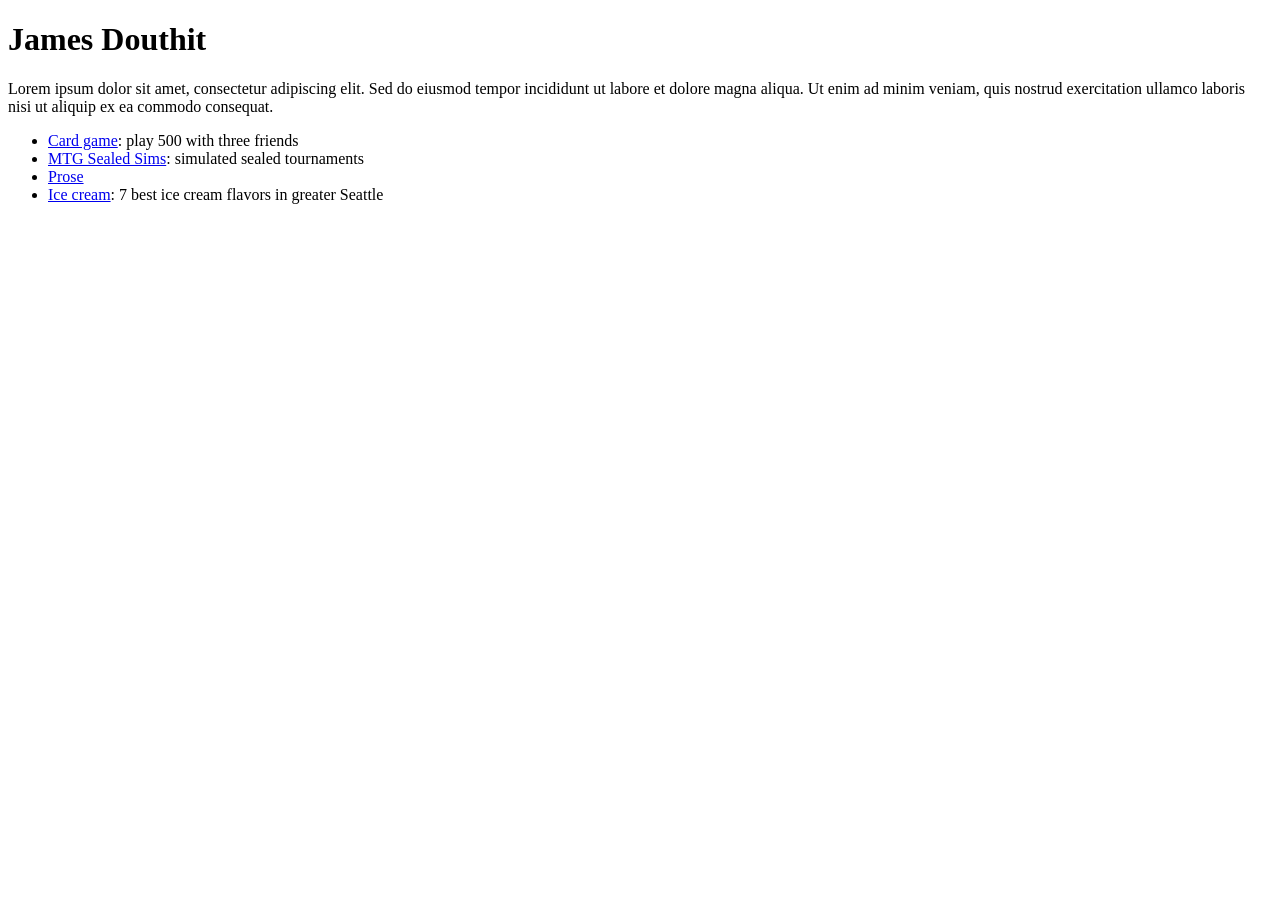
<file: index.html>
<!doctype html>
<html lang="en">
<head>
  <meta charset="utf-8">
  <meta name="viewport" content="width=device-width, initial-scale=1">
  <title>James Douthit</title>
</head>
<body>
  <h1>James Douthit</h1>
  <p>Lorem ipsum dolor sit amet, consectetur adipiscing elit. Sed do eiusmod tempor incididunt ut labore et dolore magna aliqua. Ut enim ad minim veniam, quis nostrud exercitation ullamco laboris nisi ut aliquip ex ea commodo consequat.</p>
  <ul>
    <li><a href="/500cardgame/">Card game</a>: play 500 with three friends</li>
    <li><a href="/mtg/">MTG Sealed Sims</a>: simulated sealed tournaments</li>
    <li><a href="/prose/">Prose</a></li>
    <li><a href="/icecream/">Ice cream</a>: 7 best ice cream flavors in greater Seattle</li>
  </ul>
</body>
</html>
</file>
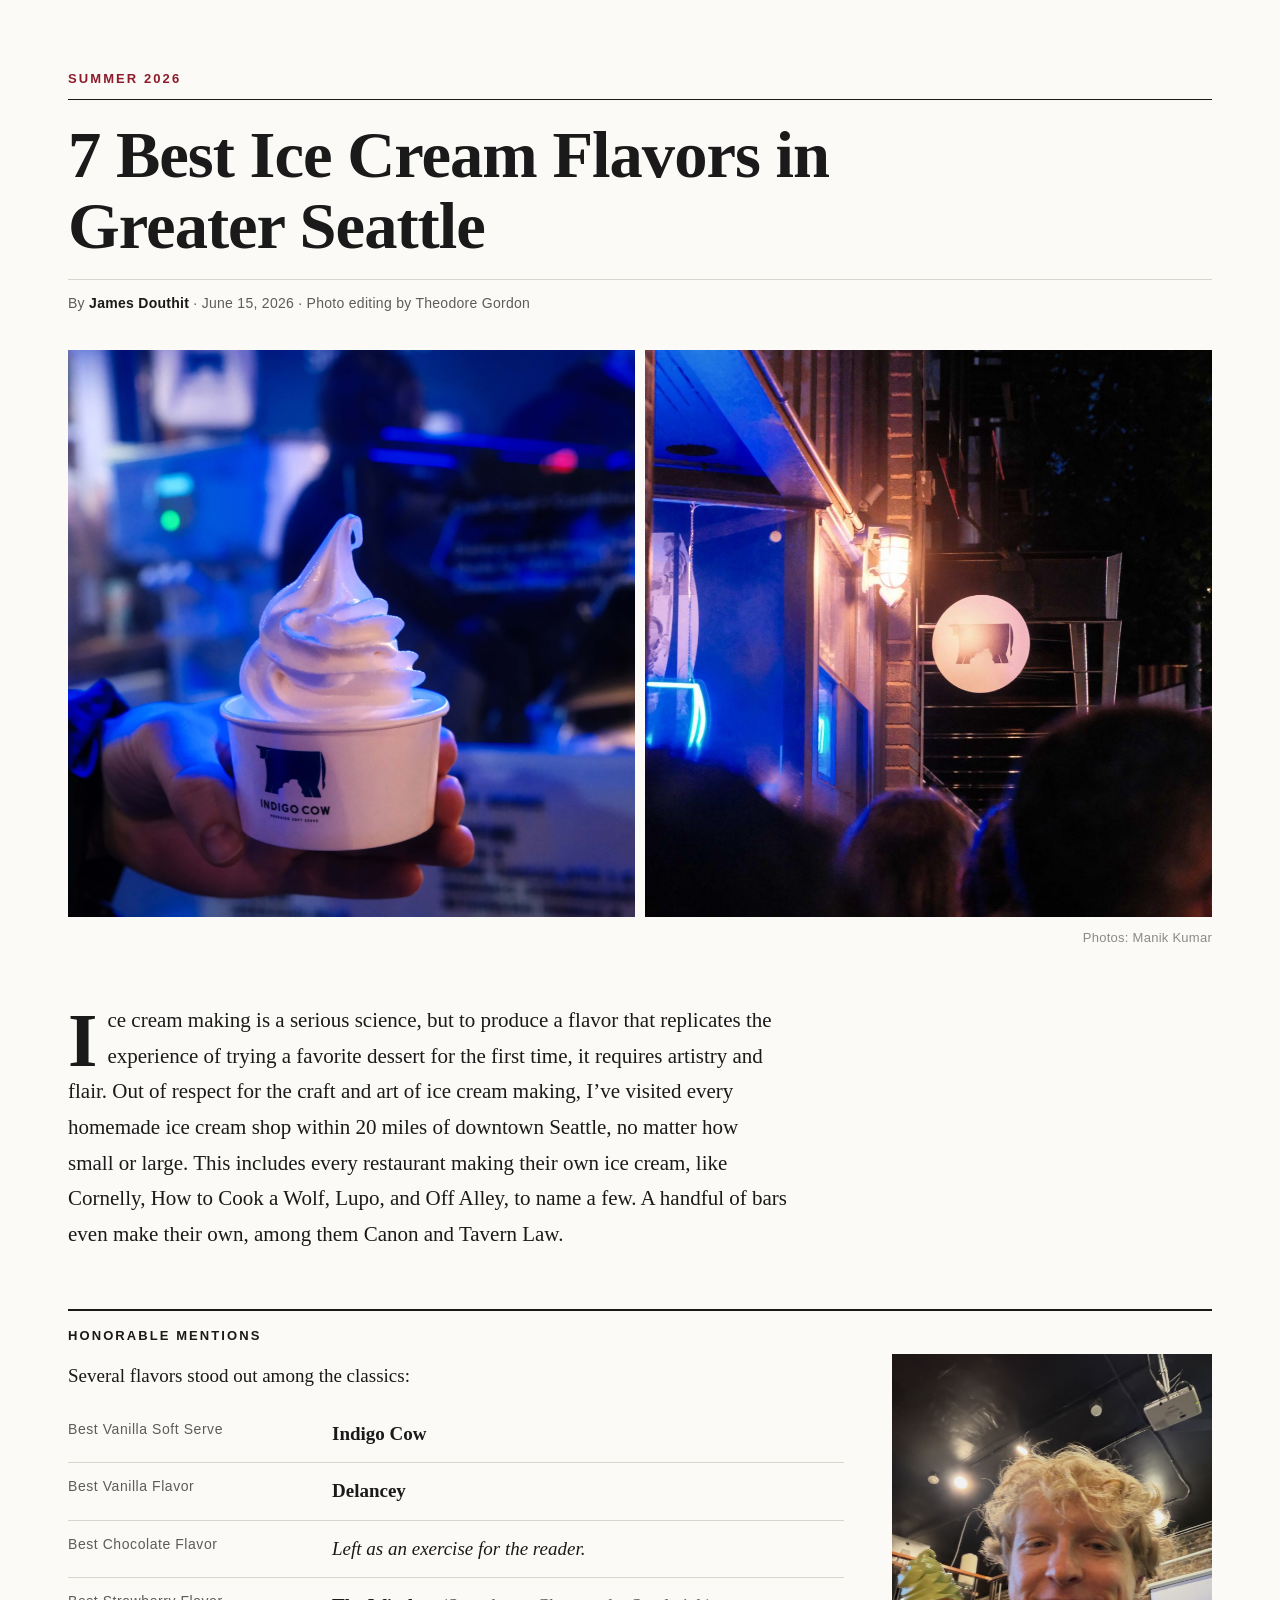
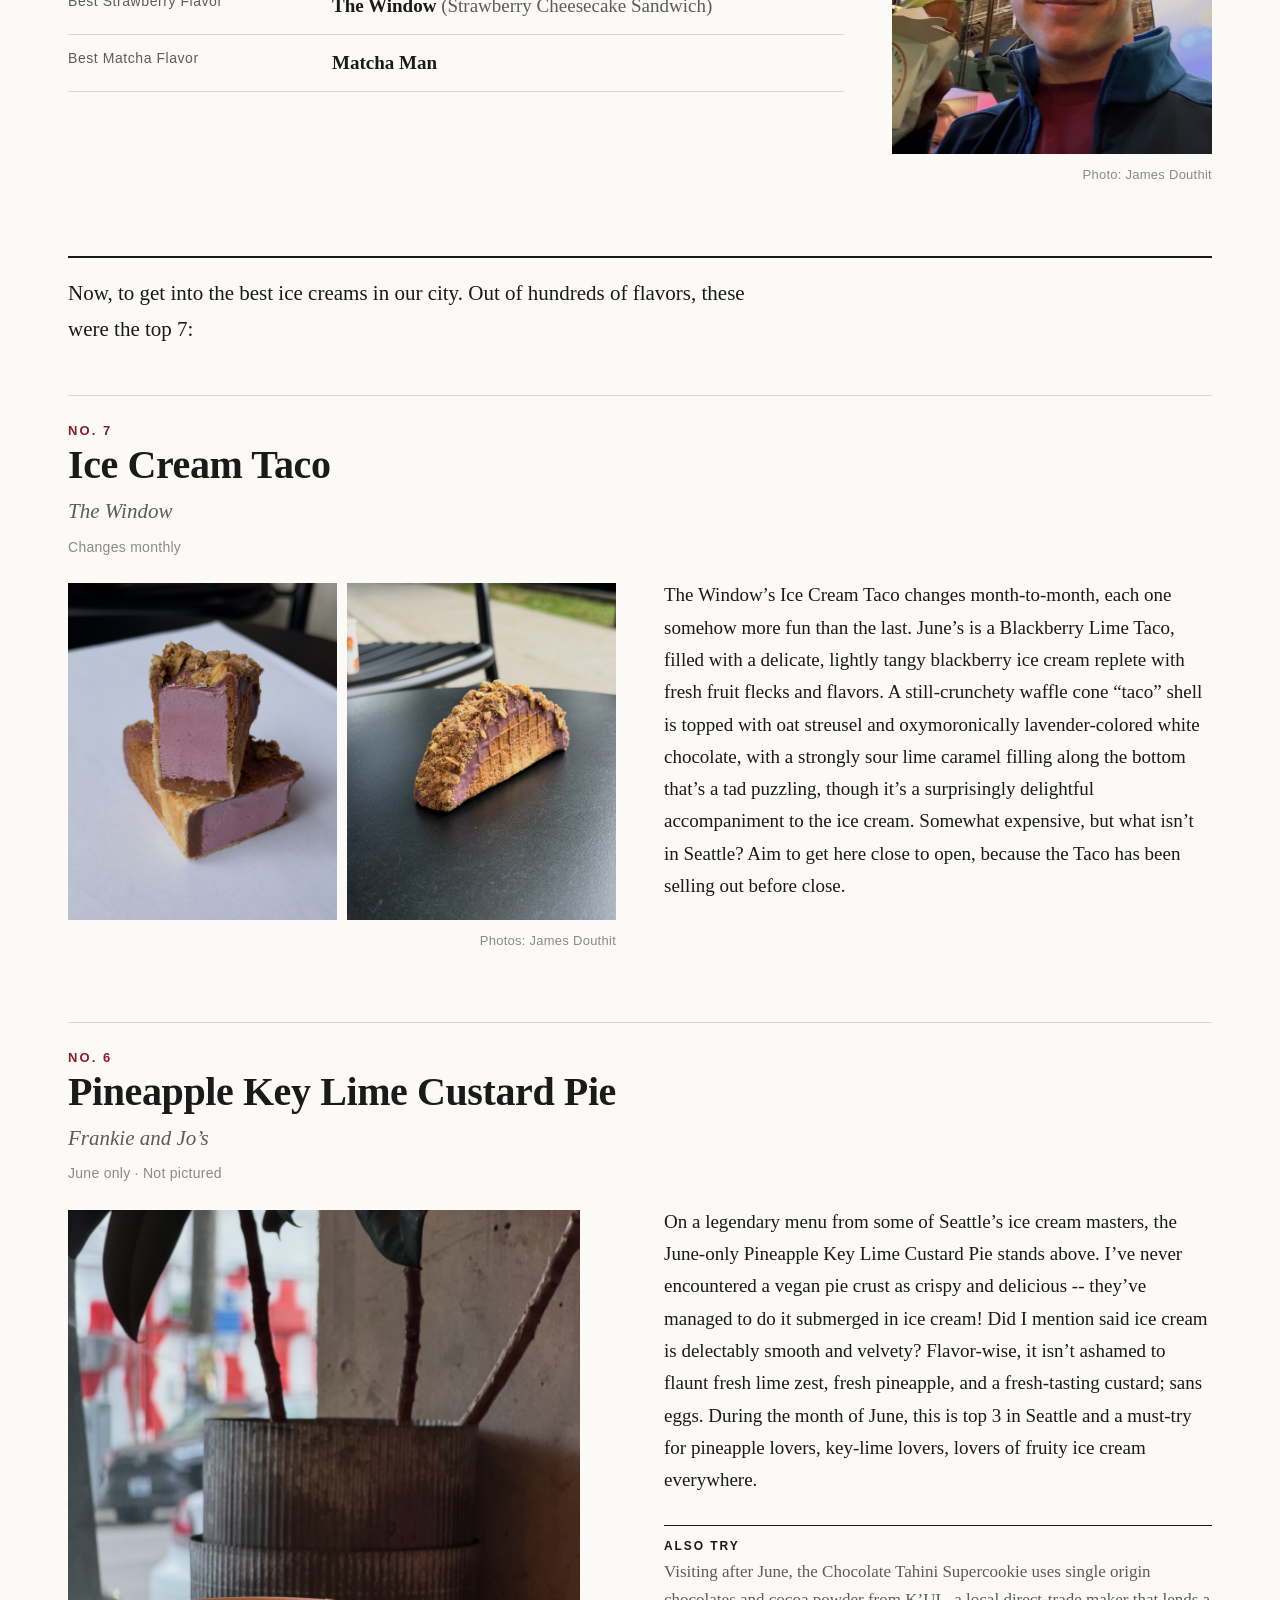
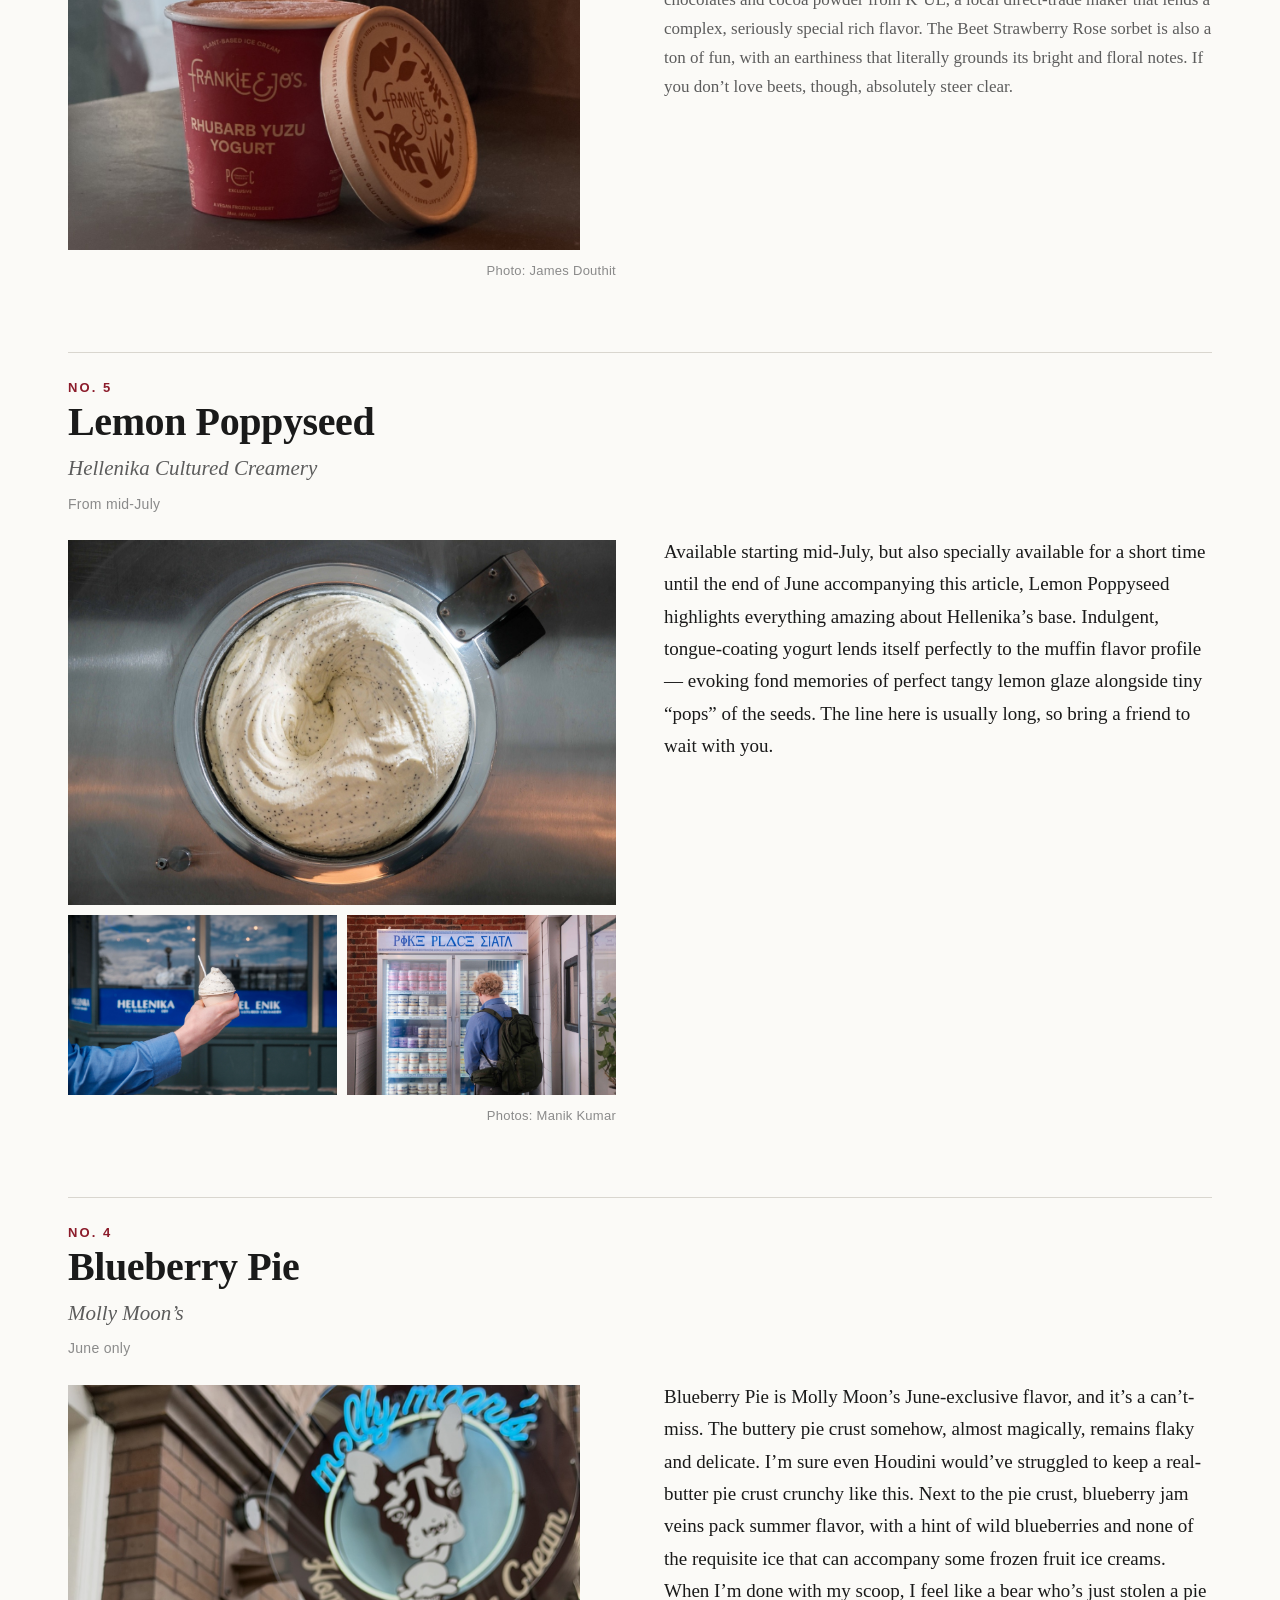
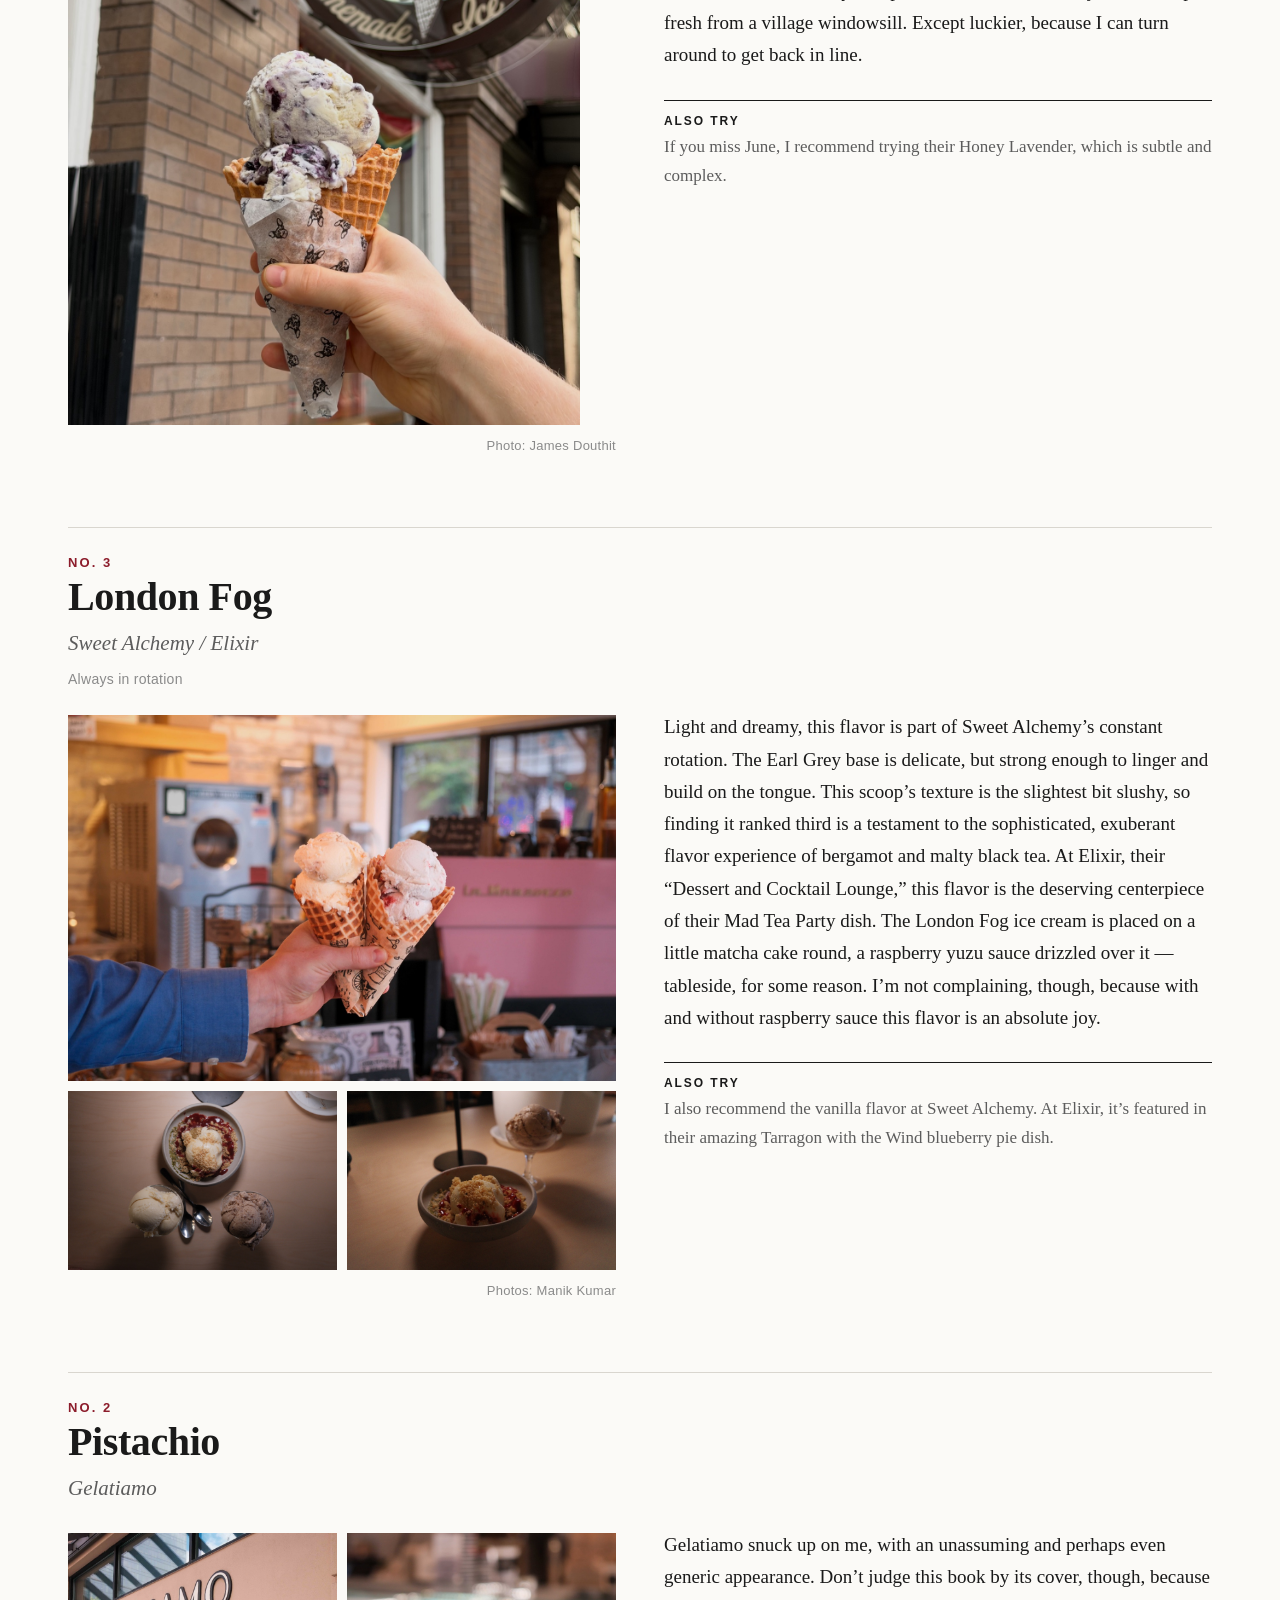
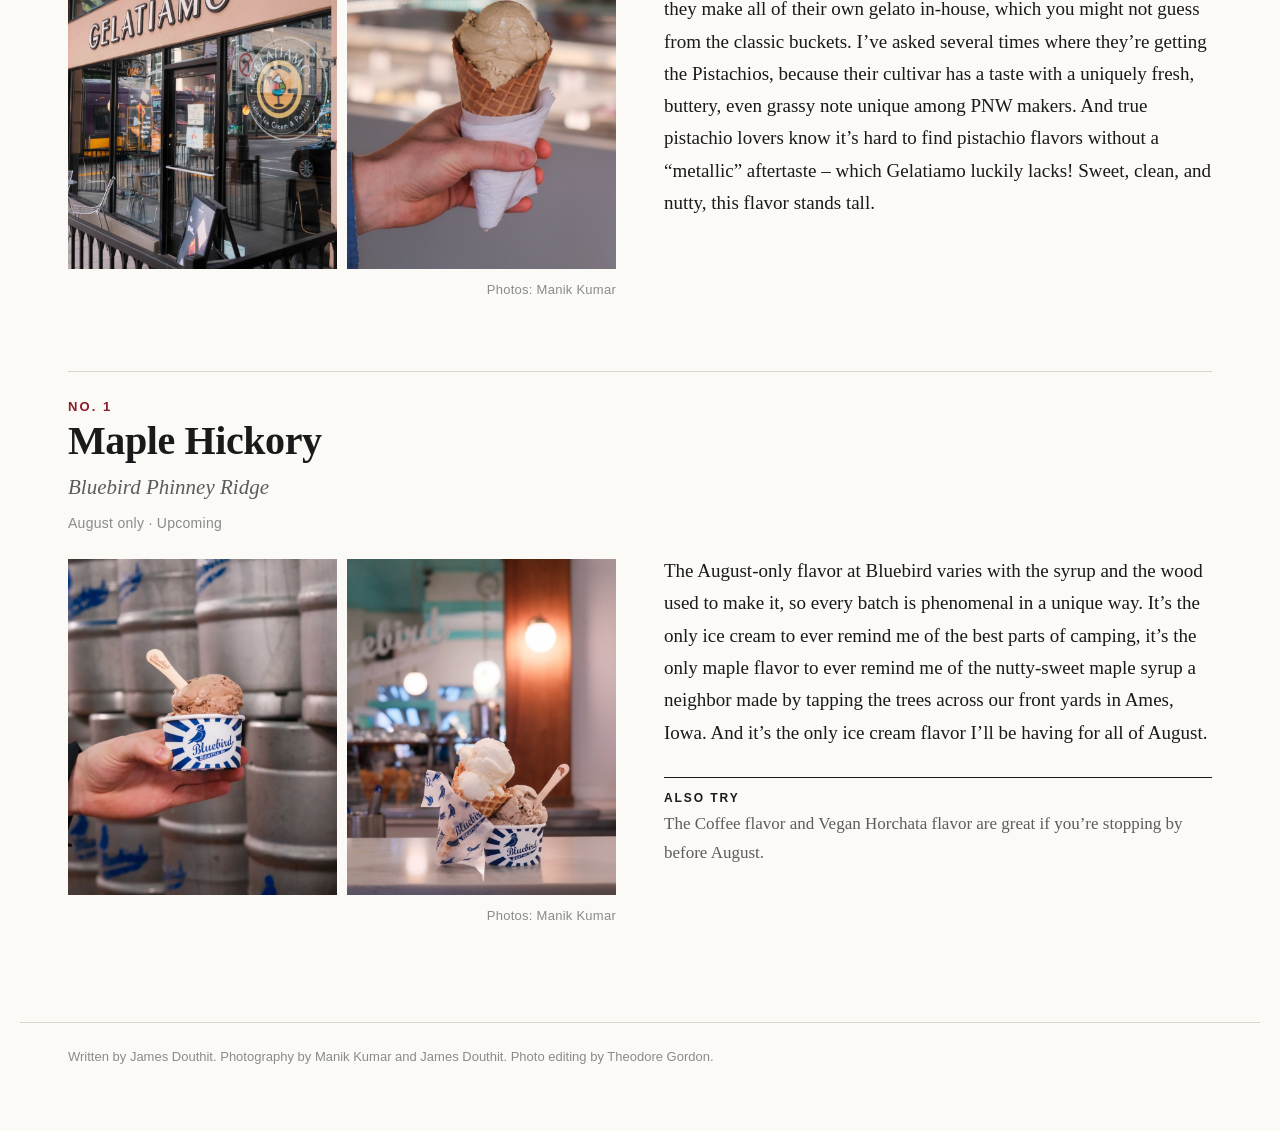
<file: icecream/index.html>
<!doctype html>
<html lang="en">
<head>
  <meta charset="utf-8">
  <meta name="viewport" content="width=device-width, initial-scale=1">
  <title>7 Best Ice Cream Flavors in Greater Seattle · James Douthit</title>
  <meta name="description" content="The seven best ice cream flavors within 20 miles of downtown Seattle, summer 2026.">
  <link rel="stylesheet" href="/icecream/icecream.css">
</head>
<body>
  <header class="masthead">
    <p class="kicker">Summer 2026</p>
    <h1>7 Best Ice Cream Flavors in Greater Seattle</h1>
    <p class="byline">By <span>James Douthit</span> · June 15, 2026 · Photo editing by Theodore Gordon</p>
    <figure class="gallery hero"><div class="ph"><img src="/icecream/img/indigo-cow-2-800.jpg" srcset="/icecream/img/indigo-cow-2-800.jpg 800w, /icecream/img/indigo-cow-2.jpg 1600w" sizes="(max-width: 900px) 100vw, 900px" width="1066" height="1600" loading="eager" decoding="async" alt="A vanilla soft serve held up at Indigo Cow"></div><div class="ph"><img src="/icecream/img/indigo-cow-1-800.jpg" srcset="/icecream/img/indigo-cow-1-800.jpg 800w, /icecream/img/indigo-cow-1.jpg 1600w" sizes="(max-width: 900px) 100vw, 900px" width="1066" height="1600" loading="lazy" decoding="async" alt="The Indigo Cow sign at night"></div><figcaption>Photos: Manik Kumar</figcaption></figure>
  </header>

  <main class="article">
    <p class="lede">Ice cream making is a serious science, but to produce a flavor that replicates the experience of trying a favorite dessert for the first time, it requires artistry and flair. Out of respect for the craft and art of ice cream making, I’ve visited every homemade ice cream shop within 20 miles of downtown Seattle, no matter how small or large. This includes every restaurant making their own ice cream, like Cornelly, How to Cook a Wolf, Lupo, and Off Alley, to name a few. A handful of bars even make their own, among them Canon and Tavern Law.</p>

    <section class="classics">
      <h2>Honorable mentions</h2>
      <p>Several flavors stood out among the classics:</p>
      <dl class="mentions">
        <div><dt>Best Vanilla Soft Serve</dt><dd>Indigo Cow</dd></div>
        <div><dt>Best Vanilla Flavor</dt><dd>Delancey</dd></div>
        <div><dt>Best Chocolate Flavor</dt><dd><em>Left as an exercise for the reader.</em></dd></div>
        <div><dt>Best Strawberry Flavor</dt><dd>The Window <span class="dd-note">(Strawberry Cheesecake Sandwich)</span></dd></div>
        <div><dt>Best Matcha Flavor</dt><dd>Matcha Man</dd></div>
      </dl>
      <figure class="gallery single small"><div class="ph"><img src="/icecream/img/matcha-man-800.jpg" srcset="/icecream/img/matcha-man-800.jpg 800w, /icecream/img/matcha-man.jpg 1600w" sizes="(max-width: 900px) 100vw, 900px" width="1200" height="1600" loading="lazy" decoding="async" alt="At Matcha Man"></div><figcaption>Photo: James Douthit</figcaption></figure>
    </section>

    <section class="countdown">
      <p class="bridge">Now, to get into the best ice creams in our city. Out of hundreds of flavors, these were the top 7:</p>
      
      <article class="pick">
        <header class="pick-head">
          <p class="rank">No. 7</p>
          <h3>Ice Cream Taco</h3>
          <p class="shop">The Window</p>
          <p class="when">Changes monthly</p>
        </header>
        <figure class="gallery pair"><div class="ph"><img src="/icecream/img/the-window-taco-1-800.jpg" srcset="/icecream/img/the-window-taco-1-800.jpg 800w, /icecream/img/the-window-taco-1.jpg 1600w" sizes="(max-width: 900px) 100vw, 900px" width="1200" height="1600" loading="lazy" decoding="async" alt="A Blackberry Lime ice cream taco cut in half"></div><div class="ph"><img src="/icecream/img/the-window-taco-2-800.jpg" srcset="/icecream/img/the-window-taco-2-800.jpg 800w, /icecream/img/the-window-taco-2.jpg 1600w" sizes="(max-width: 900px) 100vw, 900px" width="1200" height="1600" loading="lazy" decoding="async" alt="A whole Blackberry Lime ice cream taco topped with oat streusel"></div><figcaption>Photos: James Douthit</figcaption></figure>
        <div class="copy"><p>The Window’s Ice Cream Taco changes month-to-month, each one somehow more fun than the last. June’s is a Blackberry Lime Taco, filled with a delicate, lightly tangy blackberry ice cream replete with fresh fruit flecks and flavors. A still-crunchety waffle cone “taco” shell is topped with oat streusel and oxymoronically lavender-colored white chocolate, with a strongly sour lime caramel filling along the bottom that’s a tad puzzling, though it’s a surprisingly delightful accompaniment to the ice cream. Somewhat expensive, but what isn’t in Seattle? Aim to get here close to open, because the Taco has been selling out before close.</p></div>
      </article>
      <article class="pick">
        <header class="pick-head">
          <p class="rank">No. 6</p>
          <h3>Pineapple Key Lime Custard Pie</h3>
          <p class="shop">Frankie and Jo’s</p>
          <p class="when">June only · Not pictured</p>
        </header>
        <figure class="gallery single"><div class="ph"><img src="/icecream/img/frankie-and-jos-800.jpg" srcset="/icecream/img/frankie-and-jos-800.jpg 800w, /icecream/img/frankie-and-jos.jpg 1600w" sizes="(max-width: 900px) 100vw, 900px" width="1200" height="1600" loading="lazy" decoding="async" alt="A Frankie and Jo’s Rhubarb Yuzu Yogurt pint"></div><figcaption>Photo: James Douthit</figcaption></figure>
        <div class="copy"><p>On a legendary menu from some of Seattle’s ice cream masters, the June-only Pineapple Key Lime Custard Pie stands above. I’ve never encountered a vegan pie crust as crispy and delicious -- they’ve managed to do it submerged in ice cream! Did I mention said ice cream is delectably smooth and velvety? Flavor-wise, it isn’t ashamed to flaunt fresh lime zest, fresh pineapple, and a fresh-tasting custard; sans eggs. During the month of June, this is top 3 in Seattle and a must-try for pineapple lovers, key-lime lovers, lovers of fruity ice cream everywhere.</p><aside class="also"><h4>Also try</h4><p>Visiting after June, the Chocolate Tahini Supercookie uses single origin chocolates and cocoa powder from K’UL, a local direct-trade maker that lends a complex, seriously special rich flavor. The Beet Strawberry Rose sorbet is also a ton of fun, with an earthiness that literally grounds its bright and floral notes. If you don’t love beets, though, absolutely steer clear.</p></aside></div>
      </article>
      <article class="pick">
        <header class="pick-head">
          <p class="rank">No. 5</p>
          <h3>Lemon Poppyseed</h3>
          <p class="shop">Hellenika Cultured Creamery</p>
          <p class="when">From mid-July</p>
        </header>
        <figure class="gallery feature"><div class="ph"><img src="/icecream/img/hellenika-1-800.jpg" srcset="/icecream/img/hellenika-1-800.jpg 800w, /icecream/img/hellenika-1.jpg 1600w" sizes="(max-width: 900px) 100vw, 900px" width="1600" height="1066" loading="lazy" decoding="async" alt="Ice cream churning in a machine at Hellenika"></div><div class="ph"><img src="/icecream/img/hellenika-2-800.jpg" srcset="/icecream/img/hellenika-2-800.jpg 800w, /icecream/img/hellenika-2.jpg 1600w" sizes="(max-width: 900px) 100vw, 900px" width="1600" height="1066" loading="lazy" decoding="async" alt="A cone held up outside Hellenika"></div><div class="ph"><img src="/icecream/img/hellenika-3-800.jpg" srcset="/icecream/img/hellenika-3-800.jpg 800w, /icecream/img/hellenika-3.jpg 1600w" sizes="(max-width: 900px) 100vw, 900px" width="1600" height="1066" loading="lazy" decoding="async" alt="A customer at the Hellenika freezer case"></div><figcaption>Photos: Manik Kumar</figcaption></figure>
        <div class="copy"><p>Available starting mid-July, but also specially available for a short time until the end of June accompanying this article, Lemon Poppyseed highlights everything amazing about Hellenika’s base. Indulgent, tongue-coating yogurt lends itself perfectly to the muffin flavor profile — evoking fond memories of perfect tangy lemon glaze alongside tiny “pops” of the seeds. The line here is usually long, so bring a friend to wait with you.</p></div>
      </article>
      <article class="pick">
        <header class="pick-head">
          <p class="rank">No. 4</p>
          <h3>Blueberry Pie</h3>
          <p class="shop">Molly Moon’s</p>
          <p class="when">June only</p>
        </header>
        <figure class="gallery single"><div class="ph"><img src="/icecream/img/molly-moons-800.jpg" srcset="/icecream/img/molly-moons-800.jpg 800w, /icecream/img/molly-moons.jpg 1600w" sizes="(max-width: 900px) 100vw, 900px" width="1200" height="1600" loading="lazy" decoding="async" alt="A double scoop of Blueberry Pie under the Molly Moon’s sign"></div><figcaption>Photo: James Douthit</figcaption></figure>
        <div class="copy"><p>Blueberry Pie is Molly Moon’s June-exclusive flavor, and it’s a can’t-miss. The buttery pie crust somehow, almost magically, remains flaky and delicate. I’m sure even Houdini would’ve struggled to keep a real-butter pie crust crunchy like this. Next to the pie crust, blueberry jam veins pack summer flavor, with a hint of wild blueberries and none of the requisite ice that can accompany some frozen fruit ice creams. When I’m done with my scoop, I feel like a bear who’s just stolen a pie fresh from a village windowsill. Except luckier, because I can turn around to get back in line.</p><aside class="also"><h4>Also try</h4><p>If you miss June, I recommend trying their Honey Lavender, which is subtle and complex.</p></aside></div>
      </article>
      <article class="pick">
        <header class="pick-head">
          <p class="rank">No. 3</p>
          <h3>London Fog</h3>
          <p class="shop">Sweet Alchemy / Elixir</p>
          <p class="when">Always in rotation</p>
        </header>
        <figure class="gallery feature"><div class="ph"><img src="/icecream/img/sweet-alchemy-1-800.jpg" srcset="/icecream/img/sweet-alchemy-1-800.jpg 800w, /icecream/img/sweet-alchemy-1.jpg 1600w" sizes="(max-width: 900px) 100vw, 900px" width="1600" height="1066" loading="lazy" decoding="async" alt="Two cones of London Fog held up inside Sweet Alchemy"></div><div class="ph"><img src="/icecream/img/sweet-alchemy-2-800.jpg" srcset="/icecream/img/sweet-alchemy-2-800.jpg 800w, /icecream/img/sweet-alchemy-2.jpg 1600w" sizes="(max-width: 900px) 100vw, 900px" width="1600" height="1066" loading="lazy" decoding="async" alt="Elixir’s Mad Tea Party dish from above"></div><div class="ph"><img src="/icecream/img/sweet-alchemy-3-800.jpg" srcset="/icecream/img/sweet-alchemy-3-800.jpg 800w, /icecream/img/sweet-alchemy-3.jpg 1600w" sizes="(max-width: 900px) 100vw, 900px" width="1600" height="1066" loading="lazy" decoding="async" alt="The Mad Tea Party dish on a table at Elixir"></div><figcaption>Photos: Manik Kumar</figcaption></figure>
        <div class="copy"><p>Light and dreamy, this flavor is part of Sweet Alchemy’s constant rotation. The Earl Grey base is delicate, but strong enough to linger and build on the tongue. This scoop’s texture is the slightest bit slushy, so finding it ranked third is a testament to the sophisticated, exuberant flavor experience of bergamot and malty black tea. At Elixir, their “Dessert and Cocktail Lounge,” this flavor is the deserving centerpiece of their Mad Tea Party dish. The London Fog ice cream is placed on a little matcha cake round, a raspberry yuzu sauce drizzled over it — tableside, for some reason. I’m not complaining, though, because with and without raspberry sauce this flavor is an absolute joy.</p><aside class="also"><h4>Also try</h4><p>I also recommend the vanilla flavor at Sweet Alchemy. At Elixir, it’s featured in their amazing Tarragon with the Wind blueberry pie dish.</p></aside></div>
      </article>
      <article class="pick">
        <header class="pick-head">
          <p class="rank">No. 2</p>
          <h3>Pistachio</h3>
          <p class="shop">Gelatiamo</p>
          
        </header>
        <figure class="gallery pair"><div class="ph"><img src="/icecream/img/gelatiamo-1-800.jpg" srcset="/icecream/img/gelatiamo-1-800.jpg 800w, /icecream/img/gelatiamo-1.jpg 1600w" sizes="(max-width: 900px) 100vw, 900px" width="1600" height="1066" loading="lazy" decoding="async" alt="The Gelatiamo storefront"></div><div class="ph"><img src="/icecream/img/gelatiamo-2-800.jpg" srcset="/icecream/img/gelatiamo-2-800.jpg 800w, /icecream/img/gelatiamo-2.jpg 1600w" sizes="(max-width: 900px) 100vw, 900px" width="1600" height="1066" loading="lazy" decoding="async" alt="A cone of pistachio gelato at the Gelatiamo case"></div><figcaption>Photos: Manik Kumar</figcaption></figure>
        <div class="copy"><p>Gelatiamo snuck up on me, with an unassuming and perhaps even generic appearance. Don’t judge this book by its cover, though, because they make all of their own gelato in-house, which you might not guess from the classic buckets. I’ve asked several times where they’re getting the Pistachios, because their cultivar has a taste with a uniquely fresh, buttery, even grassy note unique among PNW makers. And true pistachio lovers know it’s hard to find pistachio flavors without a “metallic” aftertaste – which Gelatiamo luckily lacks! Sweet, clean, and nutty, this flavor stands tall.</p></div>
      </article>
      <article class="pick">
        <header class="pick-head">
          <p class="rank">No. 1</p>
          <h3>Maple Hickory</h3>
          <p class="shop">Bluebird Phinney Ridge</p>
          <p class="when">August only · Upcoming</p>
        </header>
        <figure class="gallery pair"><div class="ph"><img src="/icecream/img/bluebird-1-800.jpg" srcset="/icecream/img/bluebird-1-800.jpg 800w, /icecream/img/bluebird-1.jpg 1600w" sizes="(max-width: 900px) 100vw, 900px" width="1600" height="1066" loading="lazy" decoding="async" alt="A cup of Bluebird ice cream held in front of steel tanks"></div><div class="ph"><img src="/icecream/img/bluebird-2-800.jpg" srcset="/icecream/img/bluebird-2-800.jpg 800w, /icecream/img/bluebird-2.jpg 1600w" sizes="(max-width: 900px) 100vw, 900px" width="1600" height="1066" loading="lazy" decoding="async" alt="A waffle cone of scoops inside Bluebird"></div><figcaption>Photos: Manik Kumar</figcaption></figure>
        <div class="copy"><p>The August-only flavor at Bluebird varies with the syrup and the wood used to make it, so every batch is phenomenal in a unique way. It’s the only ice cream to ever remind me of the best parts of camping, it’s the only maple flavor to ever remind me of the nutty-sweet maple syrup a neighbor made by tapping the trees across our front yards in Ames, Iowa. And it’s the only ice cream flavor I’ll be having for all of August.</p><aside class="also"><h4>Also try</h4><p>The Coffee flavor and Vegan Horchata flavor are great if you’re stopping by before August.</p></aside></div>
      </article>
    </section>
  </main>

  <footer class="colophon">
    <p>Written by James Douthit. Photography by Manik Kumar and James Douthit. Photo editing by Theodore Gordon.</p>
  </footer>
</body>
</html>
</file>
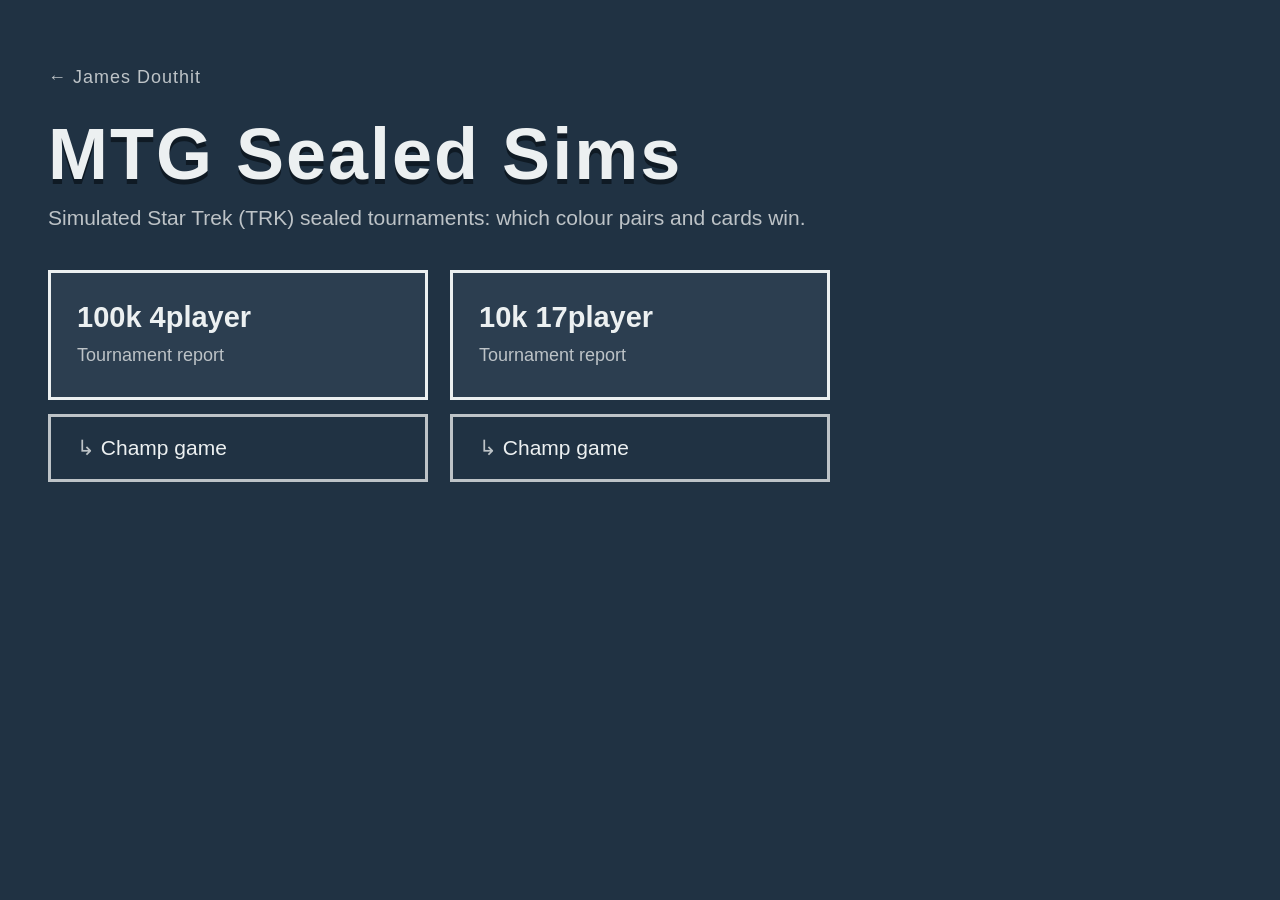
<file: mtg/index.html>
<!doctype html>
<html lang="en">
<head>
  <meta charset="utf-8">
  <meta name="viewport" content="width=device-width, initial-scale=1">
  <title>MTG Sealed Sims · James Douthit</title>
  <link rel="stylesheet" href="/styles.css">
</head>
<body>
  <main>
    <a class="back" href="/">← James Douthit</a>
    <h1>MTG Sealed Sims</h1>
    <p class="muted">Simulated Star Trek (TRK) sealed tournaments: which colour pairs and cards win.</p>
    <nav class="runs">
      <div class="run">
        <a class="tile" href="/mtg/100k-4player/"><strong>100k 4player</strong><span>Tournament report</span></a>
        <a class="sub" href="/mtg/100k-4player/champ-game.html">Champ game</a>
      </div>
      <div class="run">
        <a class="tile" href="/mtg/10k-17player/"><strong>10k 17player</strong><span>Tournament report</span></a>
        <a class="sub" href="/mtg/10k-17player/champ-game.html">Champ game</a>
      </div>
    </nav>
  </main>
</body>
</html>
</file>
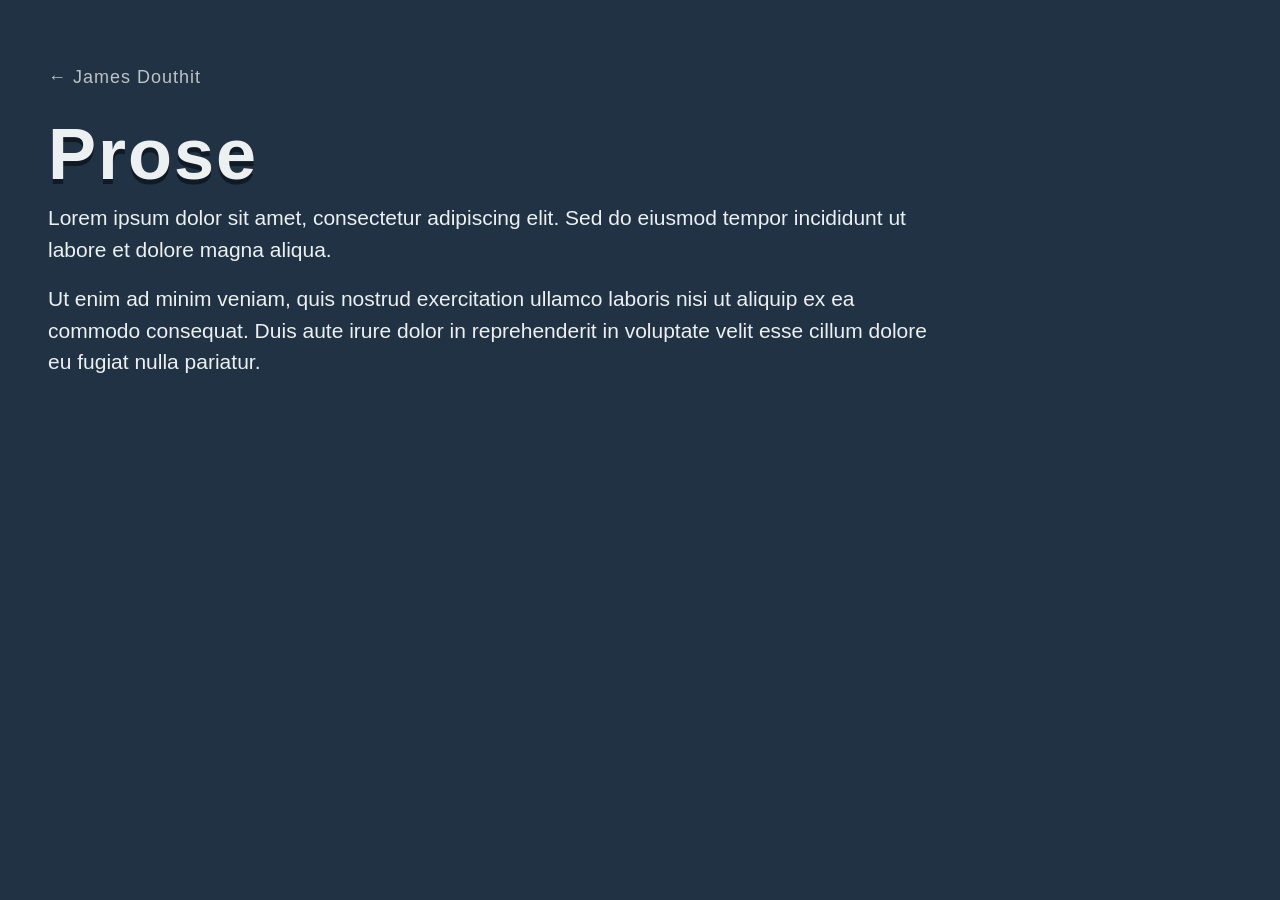
<file: prose/index.html>
<!doctype html>
<html lang="en">
<head>
  <meta charset="utf-8">
  <meta name="viewport" content="width=device-width, initial-scale=1">
  <title>Prose · James Douthit</title>
  <link rel="stylesheet" href="/styles.css">
</head>
<body>
  <main>
    <a class="back" href="/">← James Douthit</a>
    <h1>Prose</h1>
    <p>Lorem ipsum dolor sit amet, consectetur adipiscing elit. Sed do eiusmod tempor incididunt ut labore et dolore magna aliqua.</p>
    <p>Ut enim ad minim veniam, quis nostrud exercitation ullamco laboris nisi ut aliquip ex ea commodo consequat. Duis aute irure dolor in reprehenderit in voluptate velit esse cillum dolore eu fugiat nulla pariatur.</p>
  </main>
</body>
</html>
</file>
<file: icecream/icecream.css>
:root {
  --paper: #fbfaf7;
  --ink: #1a1a1a;
  --soft: #5c5c5c;
  --faint: #8a8a8a;
  --rule: #d9d6cf;
  --accent: #8c1c2b;
  --serif: "Iowan Old Style", "Palatino Linotype", Palatino, "Book Antiqua", Georgia, serif;
  --sans: "Helvetica Neue", Helvetica, Arial, sans-serif;
}
* { box-sizing: border-box; }
body {
  margin: 0;
  background: var(--paper);
  color: var(--ink);
  font-family: var(--serif);
  font-size: 19px;
  line-height: 1.7;
  -webkit-font-smoothing: antialiased;
}
img { display: block; width: 100%; height: auto; }

.masthead {
  max-width: 1240px;
  margin: 0 auto;
  padding: 72px 48px 0;
}
.kicker {
  margin: 0 0 20px;
  padding-bottom: 14px;
  border-bottom: 1px solid var(--ink);
  font: 700 13px/1 var(--sans);
  letter-spacing: 0.16em;
  text-transform: uppercase;
  color: var(--accent);
}
h1 {
  max-width: 980px;
  margin: 0 0 18px;
  font-weight: 700;
  font-size: clamp(38px, 5.2vw, 68px);
  line-height: 1.06;
  letter-spacing: -0.015em;
}
.dek {
  max-width: 820px;
  margin: 0 0 22px;
  font-size: 23px;
  line-height: 1.45;
  font-style: italic;
  color: var(--soft);
}
.byline {
  margin: 0 0 36px;
  padding-top: 14px;
  border-top: 1px solid var(--rule);
  font: 400 14px/1.4 var(--sans);
  letter-spacing: 0.02em;
  color: var(--soft);
}
.byline span { font-weight: 700; color: var(--ink); }

.gallery { margin: 0; display: grid; gap: 10px; }
.gallery .ph { overflow: hidden; background: var(--rule); }
.gallery .ph img { height: 100%; object-fit: cover; }
.gallery figcaption {
  grid-column: 1 / -1;
  margin-top: 2px;
  font: 400 13px/1.4 var(--sans);
  letter-spacing: 0.02em;
  color: var(--faint);
  text-align: right;
}
.gallery.hero { grid-template-columns: 1fr 1fr; }
.gallery.hero .ph { aspect-ratio: 1 / 1; }
.gallery.pair { grid-template-columns: 1fr 1fr; }
.gallery.pair .ph { aspect-ratio: 4 / 5; }
.gallery.single .ph { aspect-ratio: 4 / 5; max-height: 640px; }
.gallery.feature { grid-template-columns: 1fr 1fr; }
.gallery.feature .ph { aspect-ratio: 3 / 2; }
.gallery.feature .ph:first-child { grid-column: 1 / -1; }

.article { max-width: 1240px; margin: 0 auto; padding: 56px 48px 24px; }
.article p { max-width: 720px; }
.lede { margin: 0 0 56px; font-size: 21px; }
.lede::first-letter {
  float: left;
  font-size: 3.6em;
  line-height: 0.8;
  padding: 8px 10px 0 0;
  font-weight: 700;
}

h2 {
  margin: 0 0 12px;
  padding-top: 18px;
  border-top: 2px solid var(--ink);
  font: 700 13px/1 var(--sans);
  letter-spacing: 0.16em;
  text-transform: uppercase;
}

.classics {
  margin: 0 0 72px;
  display: grid;
  grid-template-columns: minmax(0, 1fr) 320px;
  grid-template-rows: auto auto auto 1fr;
  column-gap: 48px;
  align-items: start;
}
.classics h2 { grid-column: 1 / -1; }
.classics > p { grid-column: 1; margin: 6px 0 14px; }
.mentions { grid-column: 1; margin: 0; }
.mentions div {
  display: grid;
  grid-template-columns: 240px 1fr;
  gap: 4px 24px;
  padding: 12px 0;
  border-bottom: 1px solid var(--rule);
}
.mentions dt { font: 400 14px/1.6 var(--sans); letter-spacing: 0.04em; color: var(--soft); }
.mentions dd { margin: 0; font-weight: 700; }
.mentions dd em { font-weight: 400; }
.dd-note { font-weight: 400; color: var(--soft); }
.gallery.single.small { grid-column: 2; grid-row: 2 / 5; max-width: 320px; }

.countdown { padding-top: 18px; border-top: 2px solid var(--ink); }
.bridge { margin: 0 0 48px; font-size: 21px; }

.pick {
  margin: 0 0 72px;
  padding-top: 28px;
  border-top: 1px solid var(--rule);
  display: grid;
  grid-template-columns: minmax(0, 1fr) minmax(0, 1fr);
  column-gap: 48px;
  align-items: start;
}
.pick-head { grid-column: 1 / -1; margin-bottom: 26px; }
.rank {
  margin: 0 0 6px;
  font: 700 13px/1 var(--sans);
  letter-spacing: 0.16em;
  text-transform: uppercase;
  color: var(--accent);
}
.pick h3 {
  margin: 0;
  font: 700 clamp(28px, 3.2vw, 40px)/1.12 var(--serif);
  letter-spacing: -0.01em;
}
.shop { margin: 6px 0 0; font-size: 21px; font-style: italic; color: var(--soft); }
.when { margin: 8px 0 0; font: 400 14px/1.4 var(--sans); letter-spacing: 0.02em; color: var(--faint); }
.copy p { margin: 0 0 20px; }
.copy p:first-child { margin-top: -4px; }
.also {
  margin: 28px 0 0;
  padding-top: 14px;
  border-top: 1px solid var(--ink);
  max-width: 720px;
}
.also h4 {
  margin: 0 0 6px;
  font: 700 12px/1 var(--sans);
  letter-spacing: 0.16em;
  text-transform: uppercase;
}
.also p { font-size: 17px; color: var(--soft); }

.colophon {
  max-width: 1240px;
  margin: 0 auto;
  padding: 24px 48px 64px;
  border-top: 1px solid var(--rule);
  font: 400 13px/1.6 var(--sans);
  color: var(--faint);
}
.colophon p { margin: 0; }

@media (max-width: 980px) {
  .pick { display: block; }
  .pick .gallery { margin-bottom: 26px; }
  .classics { display: block; }
  .gallery.single.small { max-width: 360px; margin-top: 24px; }
}
@media (max-width: 720px) {
  body { font-size: 18px; }
  .masthead { padding: 48px 20px 0; }
  .article { padding: 40px 20px 16px; }
  .colophon { padding: 20px 20px 48px; }
  .dek { font-size: 20px; }
  .lede, .bridge { font-size: 19px; }
  .mentions div { grid-template-columns: 1fr; }
}
</file>
<file: styles.css>
:root {
  --bg: #203243;
  --panel: #2c3e50;
  --ink: #ecf0f1;
  --muted: #bdc3c7;
  --accent: #f1c40f;
}
* { box-sizing: border-box; }
html, body { margin: 0; }
body {
  background: var(--bg);
  color: var(--ink);
  font-family: Arial, Helvetica, sans-serif;
  line-height: 1.5;
}
main {
  max-width: 1280px;
  margin: 0 auto;
  padding: 64px 48px 104px;
}
h1 {
  font-size: clamp(44px, 6vw, 72px);
  line-height: 1.1;
  letter-spacing: 2px;
  margin: 0 0 8px;
  text-shadow: 0 5px 0 #0f1a24;
}
h2 { font-size: 30px; margin: 44px 0 14px; }
p { font-size: 21px; margin: 0 0 18px; max-width: 900px; }
.muted { color: var(--muted); }
.nav, .runs {
  display: grid;
  grid-template-columns: repeat(auto-fill, minmax(340px, 1fr));
  gap: 22px;
  margin-top: 36px;
}
@media (max-width: 760px) { .nav, .runs { grid-template-columns: 1fr; } }
.tile {
  display: block;
  padding: 28px 26px;
  background: var(--panel);
  border: 3px solid var(--ink);
  color: var(--ink);
  text-decoration: none;
}
.tile:hover { border-color: var(--accent); }
.tile strong { display: block; font-size: 29px; line-height: 1.15; margin-bottom: 8px; }
.tile span { color: var(--muted); font-size: 18px; }
.run { display: flex; flex-direction: column; gap: 14px; }
.sub {
  display: block;
  padding: 15px 26px;
  border: 3px solid var(--muted);
  color: var(--ink);
  text-decoration: none;
  font-size: 21px;
}
.sub::before { content: "↳ "; color: var(--muted); }
.sub:hover { border-color: var(--accent); }
.back {
  display: inline-block;
  color: var(--muted);
  text-decoration: none;
  font-size: 18px;
  letter-spacing: 1px;
  margin-bottom: 24px;
}
.back:hover { color: var(--accent); }
</file>
